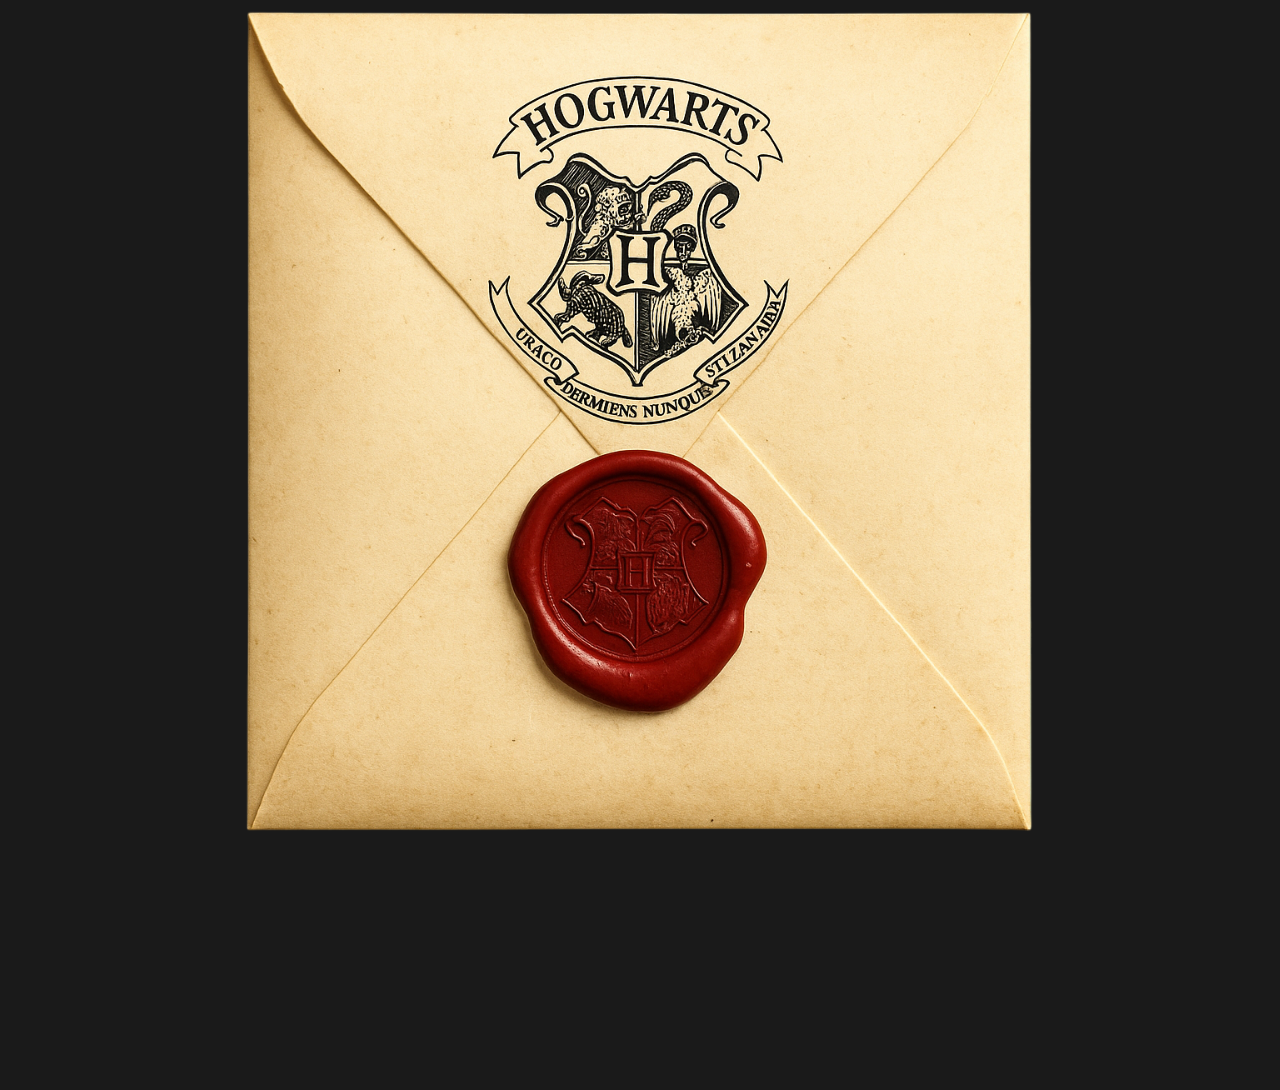
<file: index.html>
<!-- index.html (pantalla de inicio mágica) -->
<!DOCTYPE html>
<html lang="es">
  <head>
    <meta charset="UTF-8" />
    <meta name="viewport" content="width=device-width, initial-scale=1.0" />
    <title>Bienvenida a Hogwarts</title>
    <link rel="stylesheet" href="styles.css" />
    <link
      rel="stylesheet"
      href="https://cdnjs.cloudflare.com/ajax/libs/animate.css/4.1.1/animate.min.css"
    />
    <style>
      body {
        margin: 0;
        padding: 0;
        background-color: #1a1a1a;
        overflow-x: hidden;
      }

      .container {
        position: relative;
        width: 100%;
        height: 100vh;
        display: flex;
        flex-direction: column;
        justify-content: center;
        align-items: center;
      }

      #envelope,
      #scrollText {
        max-width: 100%;
        height: auto;
      }

      #snitchButton {
        position: absolute;
        bottom: 4%;
        left: 50%;
        transform: translateX(-50%);
        width: 100px;
        height: auto;
        cursor: pointer;
        z-index: 10;
        filter: drop-shadow(0 0 10px rgba(255, 215, 0, 0.8));
      }

      /* Responsive específico para iPhone 14 y móviles similares */
      @media only screen and (max-width: 430px) and (max-height: 950px) {
        #envelope {
          width: 80%;
        }

        #scrollText {
          width: 100%;
        }

        #snitchButton {
          width: 150px;
          bottom: 23%;
        }
      }

      #fade-overlay {
        position: fixed;
        top: 0;
        left: 0;
        width: 100vw;
        height: 100vh;
        background-color: black;
        opacity: 0;
        pointer-events: none;
        z-index: 9999;
        transition: opacity 1s ease;
      }
    </style>
  </head>
  <body>
    <div class="container">
      <img
        src="img/envelope.png"
        id="envelope"
        class="animate__animated animate__jackInTheBox"
      />

      <div class="scroll-text hidden">
        <img
          src="img/scroll-text.png"
          id="scrollText"
          class="animate__animated"
        />
      </div>

      <img
        src="img/snitch.png"
        id="snitchButton"
        class="hidden animate__animated"
      />
    </div>

    <audio id="introMusic" src="audio/music.mp3" loop></audio>

    <script>
      const envelope = document.getElementById("envelope");
      const scrollText = document.getElementById("scrollText");
      const snitch = document.getElementById("snitchButton");

      envelope.addEventListener("click", () => {
        envelope.classList.add("animate__fadeOut");

        setTimeout(() => {
          envelope.classList.add("hidden");

          scrollText.parentElement.classList.remove("hidden");
          scrollText.classList.add("animate__rotateIn");

          // Mostrar snitch 8 segundos después del scroll
          setTimeout(() => {
            snitch.classList.remove("hidden");
            snitch.classList.add("animate__bounceIn");
          }, 8000);
        }, 1000);
      });

      // Redirigir a la ruleta al hacer clic en la snitch
      snitch.addEventListener("click", () => {
        const overlay = document.getElementById("fade-overlay");
        overlay.style.transition = "opacity 2s ease"; // aquí defines la duración del fade out
        overlay.style.opacity = "1";

        setTimeout(() => {
          window.location.href = "ruleta.html";
        }, 2000); // este tiempo debe coincidir con la duración del transition
      });
    </script>
    <div id="fade-overlay"></div>
  </body>
</html>
</file>
<file: styles.css>
@font-face {
  font-family: "Hpotter";
  src: url("fonts/hpotter.TTF") format("truetype");
  font-weight: normal;
  font-style: normal;
}

/* Estilo general */
body {
  margin: 0;
  overflow: hidden;
  font-family: "Hpotter", sans-serif;
  background-color: #1a1a1a;
  display: flex;
  justify-content: center;
  align-items: center;
  height: 100vh;
}

/* Video de fondo */
.background-video {
  position: absolute;
  top: 0;
  left: 0;
  width: 100vw;
  height: 100vh;
  object-fit: cover;
  z-index: -2;
}

/* Contenedor en forma de cuadrado con puntas redondeadas, centrado y animado */
.triangle-container {
  position: relative;
  width: 1000px;
  height: 1000px;
  background-color: rgba(26, 26, 26, 0.75);
  text-align: center;
  color: white;
  overflow: hidden;
  box-shadow: 0 0 15px rgba(0, 0, 0, 0.5);
  border: 3px solid #d4af37;
  display: flex;
  flex-direction: column;
  justify-content: center;
  align-items: center;
  padding: 40px;
  border-radius: 20px; /* Redondeado de las esquinas */
  transition: background-color 1s ease;
}

/* Imagen de fondo de las Reliquias */
.reliquias-bg {
  position: absolute;
  width: 70%;
  height: 70%;
  opacity: 0.5; /* Muy opaca */
  z-index: -1;
}

/* Título y texto dentro del triángulo */
.main-title {
  font-size: 3em;
  color: white;
}

.intro-text {
  font-size: 1.4em;
  margin-bottom: 90px;
}
.roulette-container {
  font-size: 2.4em;
  margin-bottom: 90px;
}

#spin-roulette {
  margin-top: 10px;
  padding: 0;
  background-color: transparent;
  border: none;
  cursor: pointer;
  outline: none;
}

#spin-roulette img {
  width: 400px; /* Ajusta el tamaño según prefieras */
  height: auto;
  transition: transform 0.3s ease;
}

#spin-roulette img:hover {
  transform: scale(1.1);
}

#house-result {
  margin-top: 80px;
  font-size: 1.7em;
}

.hidden {
  display: none;
}

/* Posicionar correctamente el texto final y el enlace */
.footer-text {
  margin-top: 20px;
  position: absolute;
  bottom: 50px;
  text-align: center;
  width: 100%;
  color: #d4af37;
  font-size: 2em;
}

.bottom-text {
  position: absolute;
  bottom: 150px;
  text-align: center;
  width: 100%;
  color: white;
  font-size: 2.5em;
  font-weight: bold;
}

.footer-text a {
  color: #d4af37;
  text-decoration: none;
  font-weight: bold;
  font-size: 1em;
}

.footer-text a:hover {
  text-decoration: underline;
  color: #b2951c;
}

/* Efecto de cambio de color por casa con opacidad */
.gryffindor {
  background-color: rgba(127, 9, 9, 0.75);
  color: #d4af37;
}

.slytherin {
  background-color: rgba(26, 71, 42, 0.75);
  color: #c0c0c0;
}

.ravenclaw {
  background-color: rgba(14, 26, 64, 0.75);
  color: #946b2d;
}

.hufflepuff {
  background-color: rgba(170, 139, 0, 0.836);
  color: #000000;
}

/* Corrección de contraste para Hufflepuff */
.hufflepuff .main-title,
.hufflepuff .intro-text,
.hufflepuff .footer-text,
.hufflepuff #spin-roulette,
.hufflepuff .bottom-text {
  color: #ffffff !important;
}

/* 🎇 Partículas mágicas mejoradas */
.particle {
  position: absolute;
  width: 20px;
  height: 20px;
  border-radius: 50%;
  opacity: 0.9;
  animation: float 5s linear forwards, glow 1s alternate infinite;
  box-shadow: 0 0 10px rgba(255, 255, 255, 0.7);
}

@keyframes float {
  to {
    transform: translateY(-250px);
    opacity: 0;
  }
}

@keyframes glow {
  0% {
    box-shadow: 0 0 5px rgba(255, 255, 255, 0.5);
  }
  100% {
    box-shadow: 0 0 15px rgba(255, 255, 255, 1);
  }
}

/* ✨ Animación del Mapa del Merodeador */
@keyframes mapGlow {
  0% {
    filter: brightness(1);
  }
  50% {
    filter: brightness(1.5) drop-shadow(0 0 10px #ffd700);
  }
  100% {
    filter: brightness(1);
  }
}

.map-reveal {
  animation: mapGlow 2s ease-in-out infinite alternate;
}

/* 🎩 Animación del Sombrero Seleccionador */
@keyframes hatSpin {
  0% {
    transform: rotate(0deg) scale(1);
  }
  25% {
    transform: rotate(90deg) scale(0.8);
  }
  50% {
    transform: rotate(180deg) scale(1);
  }
  75% {
    transform: rotate(270deg) scale(0.8);
  }
  100% {
    transform: rotate(360deg) scale(1);
  }
}

/* 🎯 Estilo del botón de Regresar */
.return-button {
  position: absolute;
  top: 20px;
  right: 20px;
  padding: 10px 20px;
  background-color: #d4af37;
  border: none;
  border-radius: 5px;
  color: white;
  font-size: 1.2em;
  cursor: pointer;
  z-index: 10;
  transition: background-color 0.3s ease;
}

.return-button:hover {
  background-color: #b2951c;
}

/* 📱 RESPONSIVE DESIGN */

/* Para pantallas pequeñas (teléfonos) */
@media only screen and (max-width: 425px) {
  .triangle-container {
    width: 80%;
    min-height: 20vh;
    padding: 10px 10px;
    border-radius: 15px;
    display: flex;
    flex-direction: column;
    justify-content: space-between;
  }

  #spin-roulette img {
    width: 300px;
    margin: 0 auto;
    display: block;
  }

  .roulette-container {
    font-size: 2.5em;
    margin-top: 10px;
    margin-bottom: 20px;
  }

  #house-result h1 {
    font-size: 1em !important;
    margin-top: 10px;
    line-height: 2.2em;
  }

  .bottom-text {
    font-size: 1.8em;
    margin-top: 20px;
    line-height: 1.4em;
  }

  .footer-text {
    font-size: 1.7em;
    bottom: 30px;
  }

  .reliquias-bg {
    position: absolute;
    bottom: 30%;
    left: 5%;
    transform: translateX(-50%);
    width: 90%;
    height: 50%;
    opacity: 0.03;
    z-index: -1;
  }

  .return-button {
    font-size: 1.5em;
    padding: 10px 18px;
    top: 10px;
    right: 10px;
  }
}

.house-shield {
  width: 300px !important;
  height: auto !important;
  position: absolute;
  bottom: 35%;
  left: 7%;
  transform: translateX(-50%);
  width: 90%;
  height: 50%;
}

/* Para tablets (pantallas medianas) */
@media only screen and (min-width: 601px) and (max-width: 1024px) {
  .triangle-container {
    width: 90%;
    min-height: 90vh;
    padding: 30px;
    border-radius: 18px;
  }

  #spin-roulette img {
    width: 400px;
  }

  .roulette-container {
    font-size: 1.8em;
    margin-bottom: 25px;
  }

  #house-result h1 {
    font-size: 2.1em !important;
  }

  .bottom-text {
    font-size: 1.8em;
    line-height: 1.4em;
    margin-top: 25px;
  }

  .footer-text {
    font-size: 1.8em;
  }

  .reliquias-bg {
    opacity: 0.04;
    width: 85%;
    height: 60%;
  }

  .return-button {
    font-size: 1.2em;
    padding: 12px 24px;
  }
}

.house-shield {
  width: 600px !important;
  height: auto !important;
  position: absolute;
  bottom: 15%;
  left: 10%;
  transform: translateX(-50%);
  width: 90%;
  height: 50%;
}

/* Para pantallas grandes (computadora) */
@media only screen and (min-width: 1025px) {
  .triangle-container {
    width: 1000px;
    height: 1000px;
  }

  #spin-roulette img {
    width: 460px;
  }

  .roulette-container {
    font-size: 2.4em;
    margin-bottom: 40px;
  }

  #house-result h1 {
    font-size: 2.5em !important;
  }

  .bottom-text {
    font-size: 2.5em;
    margin-bottom: 30px;
    line-height: 1.3em;
  }

  .footer-text {
    font-size: 2em;
  }

  .reliquias-bg {
    opacity: 0.05;
    width: 70%;
    height: 70%;
  }

  .return-button {
    font-size: 1.2em;
    padding: 12px 24px;
  }
}

.house-shield {
  width: 800px !important;
  height: auto !important;
  position: absolute;
  bottom: 8%;
  left: 13%;
  transform: translateX(-50%);
  width: 90%;
  height: 50%;
}
</file>
